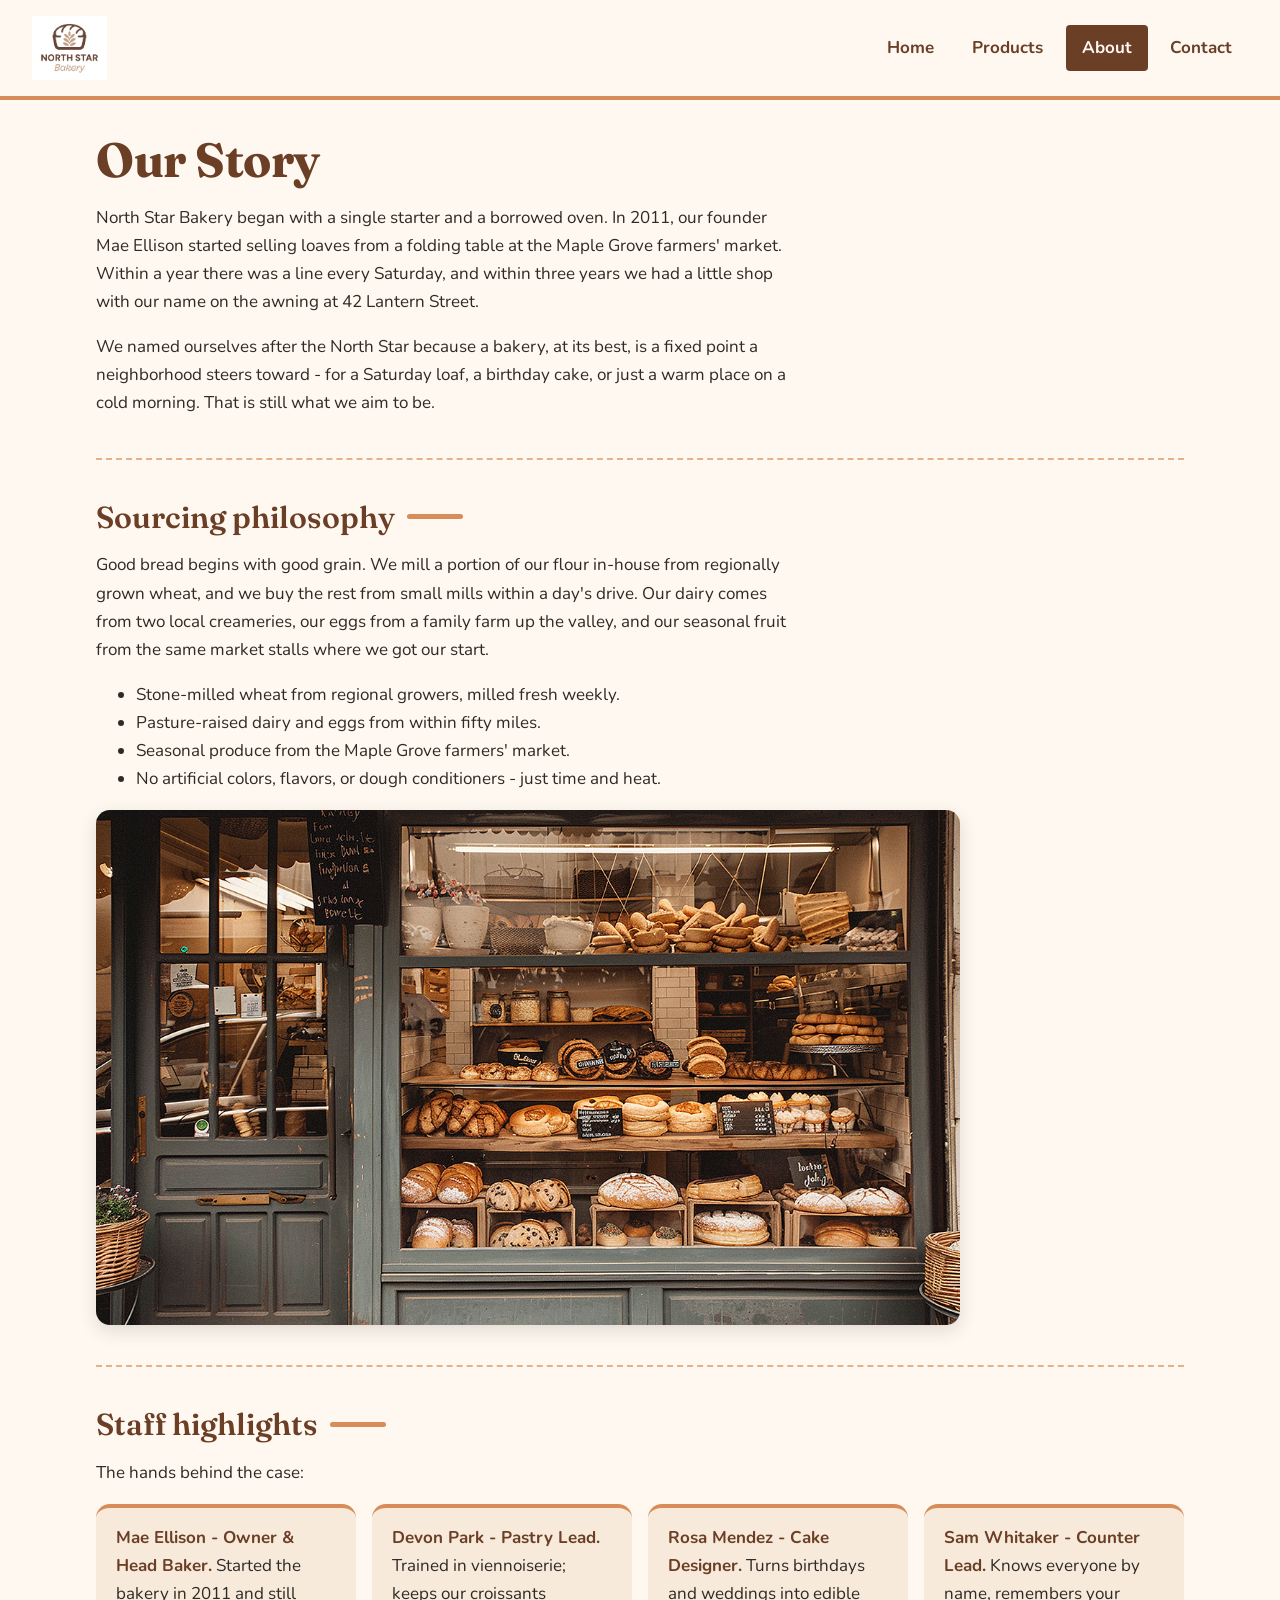
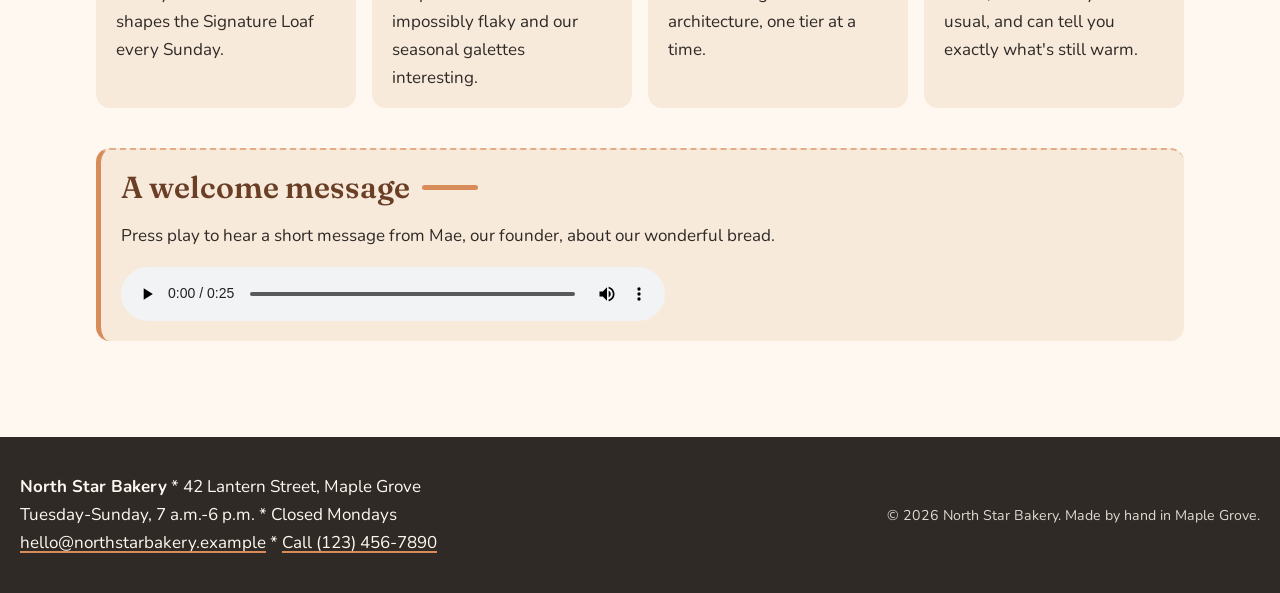
<file: about.html>
<!DOCTYPE html>
<html lang="en">
<head>
  <meta charset="utf-8">
  <meta name="viewport" content="width=device-width, initial-scale=1">
  <meta name="description" content="The story of North Star Bakery, our sourcing philosophy, the people who bake for you, and a welcome message from our owner.">
  <title>North Star Bakery — About</title>
  <link rel="preconnect" href="https://fonts.googleapis.com">
  <link rel="preconnect" href="https://fonts.gstatic.com" crossorigin>
  <link href="https://fonts.googleapis.com/css2?family=Fraunces:opsz,wght@9..144,600;9..144,700&family=Nunito:wght@400;600;700;800&display=swap" rel="stylesheet">
  <link rel="stylesheet" href="css/styles.css">
</head>
<body>
  <a class="skip-link" href="#main">Skip to main content</a>

  <header>
    <a href="index.html" aria-label="North Star Bakery — home">
      <img src="assets/bakery-logo_c.png" alt="North Star Bakery logo: a loaf of bread with a strand of wheat in the center" width="220" height="188">
    </a>
    <nav aria-label="Primary">
      <ul>
        <li><a href="index.html">Home</a></li>
        <li><a href="products.html">Products</a></li>
        <li><a href="about.html" aria-current="page">About</a></li>
        <li><a href="contact.html">Contact</a></li>
      </ul>
    </nav>
  </header>

  <main id="main">
    <section>
      <h1>Our Story</h1>
      <p>
        North Star Bakery began with a single starter and a borrowed oven. In 2011, our founder Mae
        Ellison started selling loaves from a folding table at the Maple Grove farmers' market.
        Within a year there was a line every Saturday, and within three years we had a little shop with
        our name on the awning at 42 Lantern Street.
      </p>
      <p>
        We named ourselves after the North Star because a bakery, at its best, is a fixed point a
        neighborhood steers toward  -  for a Saturday loaf, a birthday cake, or just a warm place on a
        cold morning. That is still what we aim to be.
      </p>
    </section>

    <section>
      <h2>Sourcing philosophy</h2>
      <p>
        Good bread begins with good grain. We mill a portion of our flour in-house from regionally grown
        wheat, and we buy the rest from small mills within a day's drive. Our dairy comes from two
        local creameries, our eggs from a family farm up the valley, and our seasonal fruit from the
        same market stalls where we got our start.
      </p>
      <ul>
        <li>Stone-milled wheat from regional growers, milled fresh weekly.</li>
        <li>Pasture-raised dairy and eggs from within fifty miles.</li>
        <li>Seasonal produce from the Maple Grove farmers' market.</li>
        <li>No artificial colors, flavors, or dough conditioners  -  just time and heat.</li>
      </ul>
      <img
        class="storefront"
        src="assets/bakery-storefront_c.png"
        alt="The North Star Bakery storefront with shelves of pastries and breads visible through the window"
        width="900"
        height="536">
    </section>

    <section>
      <h2>Staff highlights</h2>
      <p>The hands behind the case:</p>
      <ul class="staff-list">
        <li>
          <strong>Mae Ellison  -  Owner & Head Baker.</strong>
          Started the bakery in 2011 and still shapes the Signature Loaf every Sunday.
        </li>
        <li>
          <strong>Devon Park  -  Pastry Lead.</strong>
          Trained in viennoiserie; keeps our croissants impossibly flaky and our seasonal galettes
          interesting.
        </li>
        <li>
          <strong>Rosa Mendez  -  Cake Designer.</strong>
          Turns birthdays and weddings into edible architecture, one tier at a time.
        </li>
        <li>
          <strong>Sam Whitaker  -  Counter Lead.</strong>
          Knows everyone by name, remembers your usual, and can tell you exactly what's still warm.
        </li>
      </ul>
    </section>

    <section class="audio-message">
      <h2>A welcome message</h2>
      <p>
        Press play to hear a short message from Mae, our founder, about our wonderful bread.
      </p>
      <audio controls preload="metadata">
        <source src="assets/bakery-welcome_c.mp3" type="audio/mpeg">
        <p>
          Your browser cannot play this audio. You can
          <a href="assets/bakery-welcome_c.mp3">download the welcome message (MP3)</a>
          instead, or read the bakery story above.
        </p>
      </audio>
    </section>
  </main>

  <footer>
    <p>
      <strong>North Star Bakery</strong> * 42 Lantern Street, Maple Grove<br>
      Tuesday-Sunday, 7 a.m.-6 p.m. * Closed Mondays<br>
      <a href="mailto:hello@northstarbakery.example">hello@northstarbakery.example</a>
      * <a href="tel:+11234567890">Call (123) 456-7890</a>
    </p>
    <p><small>&copy; 2026 North Star Bakery. Made by hand in Maple Grove.</small></p>
  </footer>
</body>
</html>
</file>
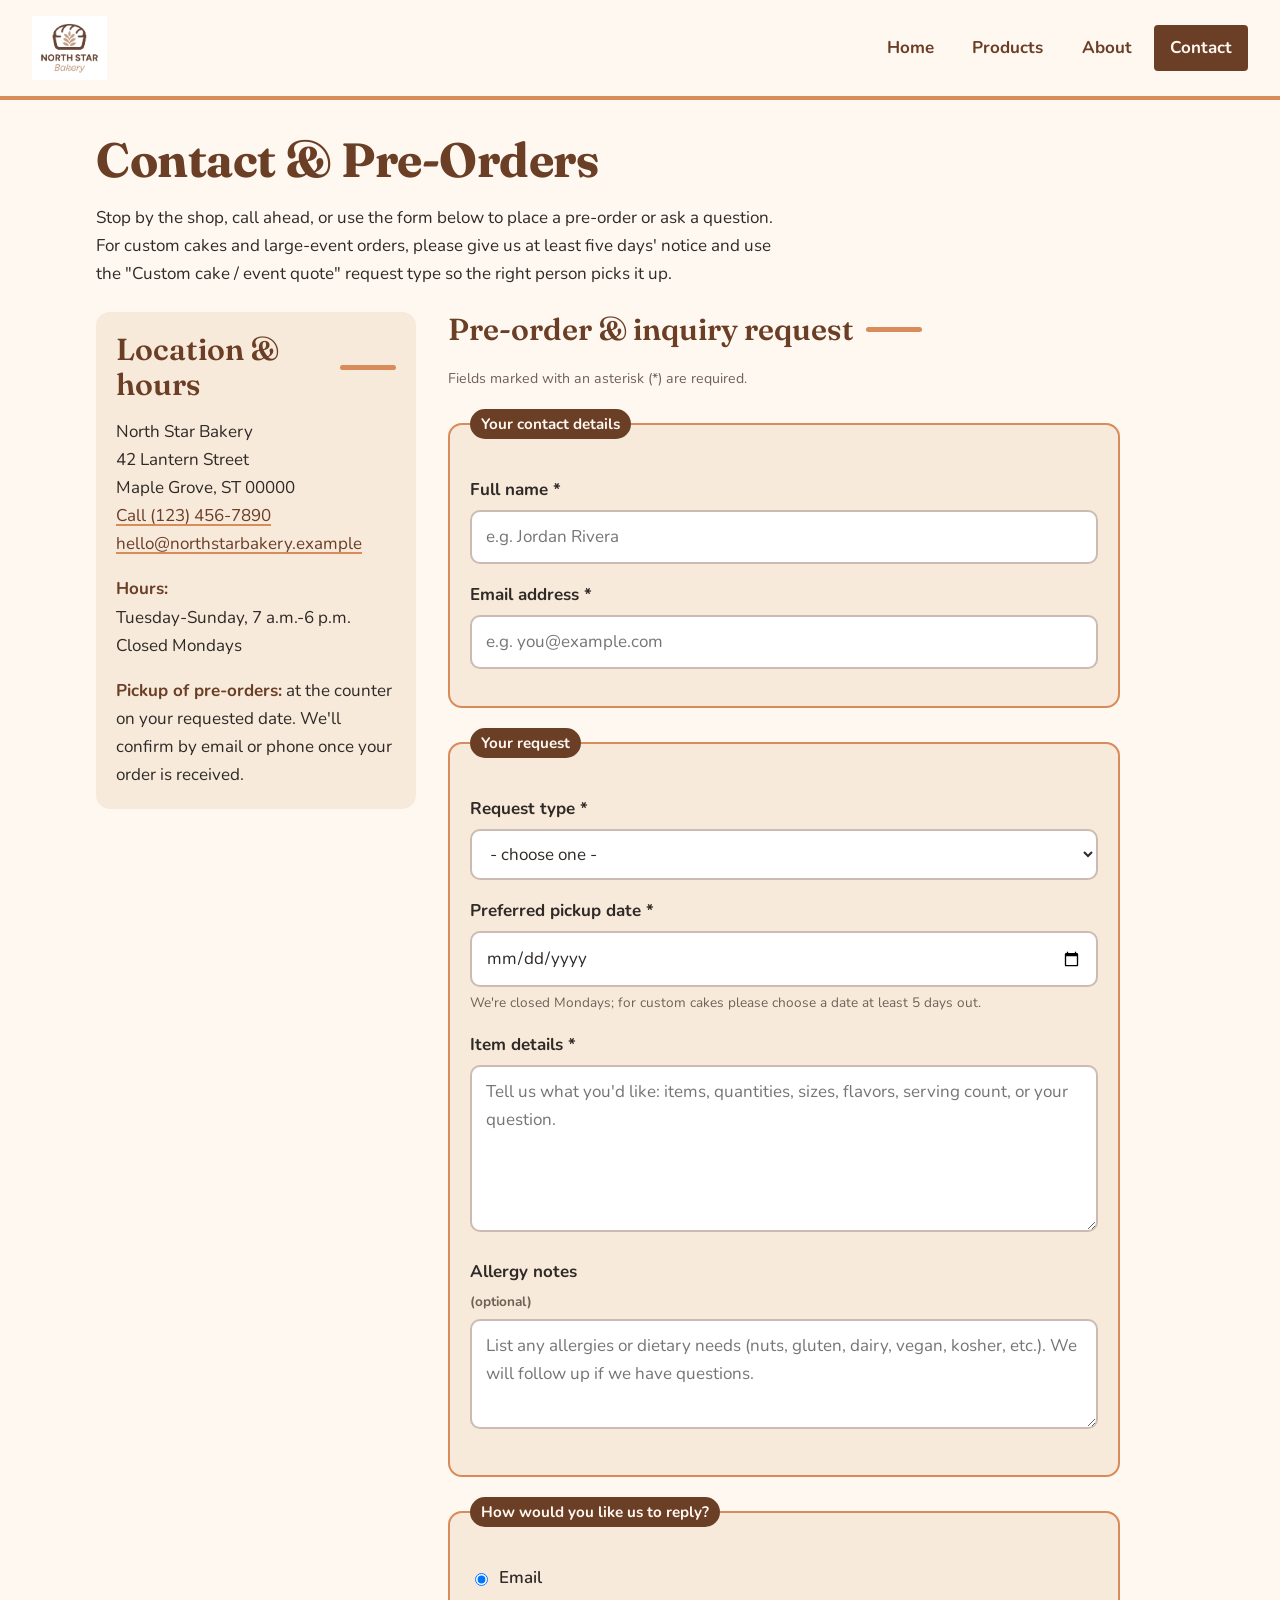
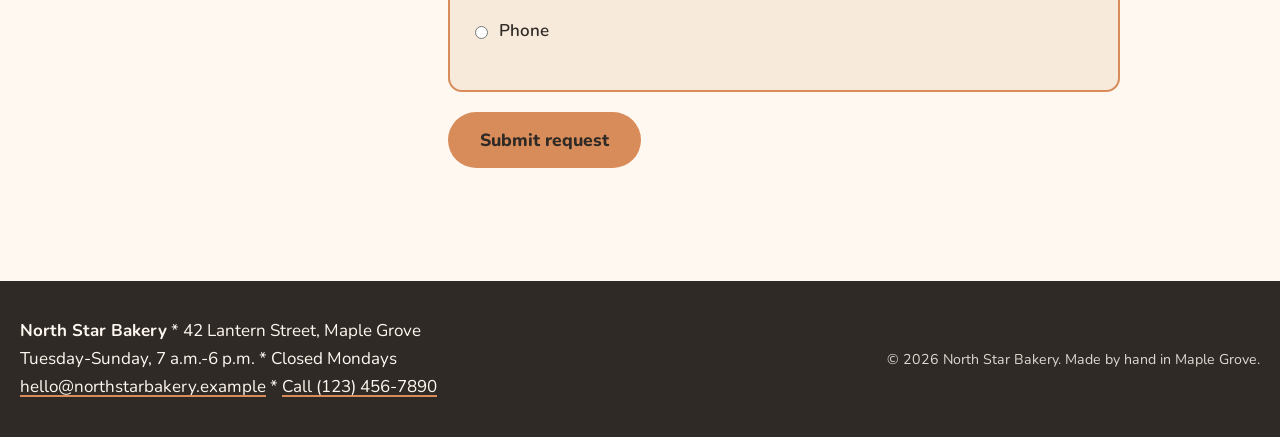
<file: contact.html>
<!DOCTYPE html>
<html lang="en">
<head>
  <meta charset="utf-8">
  <meta name="viewport" content="width=device-width, initial-scale=1">
  <meta name="description" content="Visit North Star Bakery in Maple Grove, check our hours, or send a pre-order or inquiry request.">
  <title>North Star Bakery — Contact & Pre-Orders</title>
  <link rel="preconnect" href="https://fonts.googleapis.com">
  <link rel="preconnect" href="https://fonts.gstatic.com" crossorigin>
  <link href="https://fonts.googleapis.com/css2?family=Fraunces:opsz,wght@9..144,600;9..144,700&family=Nunito:wght@400;600;700;800&display=swap" rel="stylesheet">
  <link rel="stylesheet" href="css/styles.css">
</head>
<body>
  <a class="skip-link" href="#main">Skip to main content</a>

  <header>
    <a href="index.html" aria-label="North Star Bakery — home">
      <img src="assets/bakery-logo_c.png" alt="North Star Bakery logo: a loaf of bread with a strand of wheat in the center" width="220" height="188">
    </a>
    <nav aria-label="Primary">
      <ul>
        <li><a href="index.html">Home</a></li>
        <li><a href="products.html">Products</a></li>
        <li><a href="about.html">About</a></li>
        <li><a href="contact.html" aria-current="page">Contact</a></li>
      </ul>
    </nav>
  </header>

  <main id="main">
    <section>
      <h1>Contact & Pre-Orders</h1>
      <p>
        Stop by the shop, call ahead, or use the form below to place a pre-order or ask a question. For
        custom cakes and large-event orders, please give us at least five days' notice and use the
        "Custom cake / event quote" request type so the right person picks it up.
      </p>
    </section>

    <div class="contact-layout">

    <section class="contact-info">
      <h2>Location & hours</h2>
      <address>
        North Star Bakery<br>
        42 Lantern Street<br>
        Maple Grove, ST 00000<br>
        <a href="tel:+11234567890">Call (123) 456-7890</a><br>
        <a href="mailto:hello@northstarbakery.example">hello@northstarbakery.example</a>
      </address>
      <p>
        <strong>Hours:</strong><br>
        Tuesday-Sunday, 7 a.m.-6 p.m.<br>
        Closed Mondays
      </p>
      <p>
        <strong>Pickup of pre-orders:</strong> at the counter on your requested date. We'll confirm
        by email or phone once your order is received.
      </p>
    </section>

    <section class="contact-form">
      <h2>Pre-order & inquiry request</h2>
      <p><small>Fields marked with an asterisk (*) are required.</small></p>

      <form id="pre-order" action="https://northstarbakery.example/requests" method="post">
        <fieldset>
          <legend>Your contact details</legend>

          <p>
            <label for="name">Full name <span aria-hidden="true">*</span></label>
            <input
              type="text"
              id="name"
              name="name"
              autocomplete="name"
              minlength="2"
              maxlength="80"
              required
              placeholder="e.g. Jordan Rivera">
          </p>

          <p>
            <label for="email">Email address <span aria-hidden="true">*</span></label>
            <input
              type="email"
              id="email"
              name="email"
              autocomplete="email"
              required
              placeholder="e.g. you@example.com">
          </p>
        </fieldset>

        <fieldset>
          <legend>Your request</legend>

          <p>
            <label for="request-type">Request type <span aria-hidden="true">*</span></label>
            <select id="request-type" name="request_type" required>
              <option value="" selected disabled> -  choose one  - </option>
              <option value="preorder">Pre-order (bread, pastries, everyday items)</option>
              <option value="cake">Custom cake / event quote</option>
              <option value="question">General question</option>
              <option value="wholesale">Wholesale / café account</option>
            </select>
          </p>

          <p>
            <label for="pickup-date">Preferred pickup date <span aria-hidden="true">*</span></label>
            <input
              type="date"
              id="pickup-date"
              name="pickup_date"
              min="2026-01-01"
              required>
            <small>We're closed Mondays; for custom cakes please choose a date at least 5 days out.</small>
          </p>

          <p>
            <label for="item-details">Item details <span aria-hidden="true">*</span></label>
            <textarea
              id="item-details"
              name="item_details"
              rows="5"
              minlength="5"
              required
              placeholder="Tell us what you'd like: items, quantities, sizes, flavors, serving count, or your question."></textarea>
          </p>

          <p>
            <label for="allergy-notes">Allergy notes <small>(optional)</small></label>
            <textarea
              id="allergy-notes"
              name="allergy_notes"
              rows="3"
              maxlength="300"
              placeholder="List any allergies or dietary needs (nuts, gluten, dairy, vegan, kosher, etc.). We will follow up if we have questions."></textarea>
          </p>
        </fieldset>

        <fieldset>
          <legend>How would you like us to reply?</legend>
          <p>
            <label class="reply-option"><input type="radio" id="reply-email" name="reply_method" value="email" checked> Email</label>
          </p>
          <p>
            <label class="reply-option"><input type="radio" id="reply-phone" name="reply_method" value="phone"> Phone</label>
          </p>
        </fieldset>

        <p>
          <button type="submit">Submit request</button>
        </p>
      </form>
    </section>
    </div>
  </main>

  <footer>
    <p>
      <strong>North Star Bakery</strong> * 42 Lantern Street, Maple Grove<br>
      Tuesday-Sunday, 7 a.m.-6 p.m. * Closed Mondays<br>
      <a href="mailto:hello@northstarbakery.example">hello@northstarbakery.example</a>
      * <a href="tel:+11234567890">Call (123) 456-7890</a>
    </p>
    <p><small>&copy; 2026 North Star Bakery. Made by hand in Maple Grove.</small></p>
  </footer>
</body>
</html>
</file>
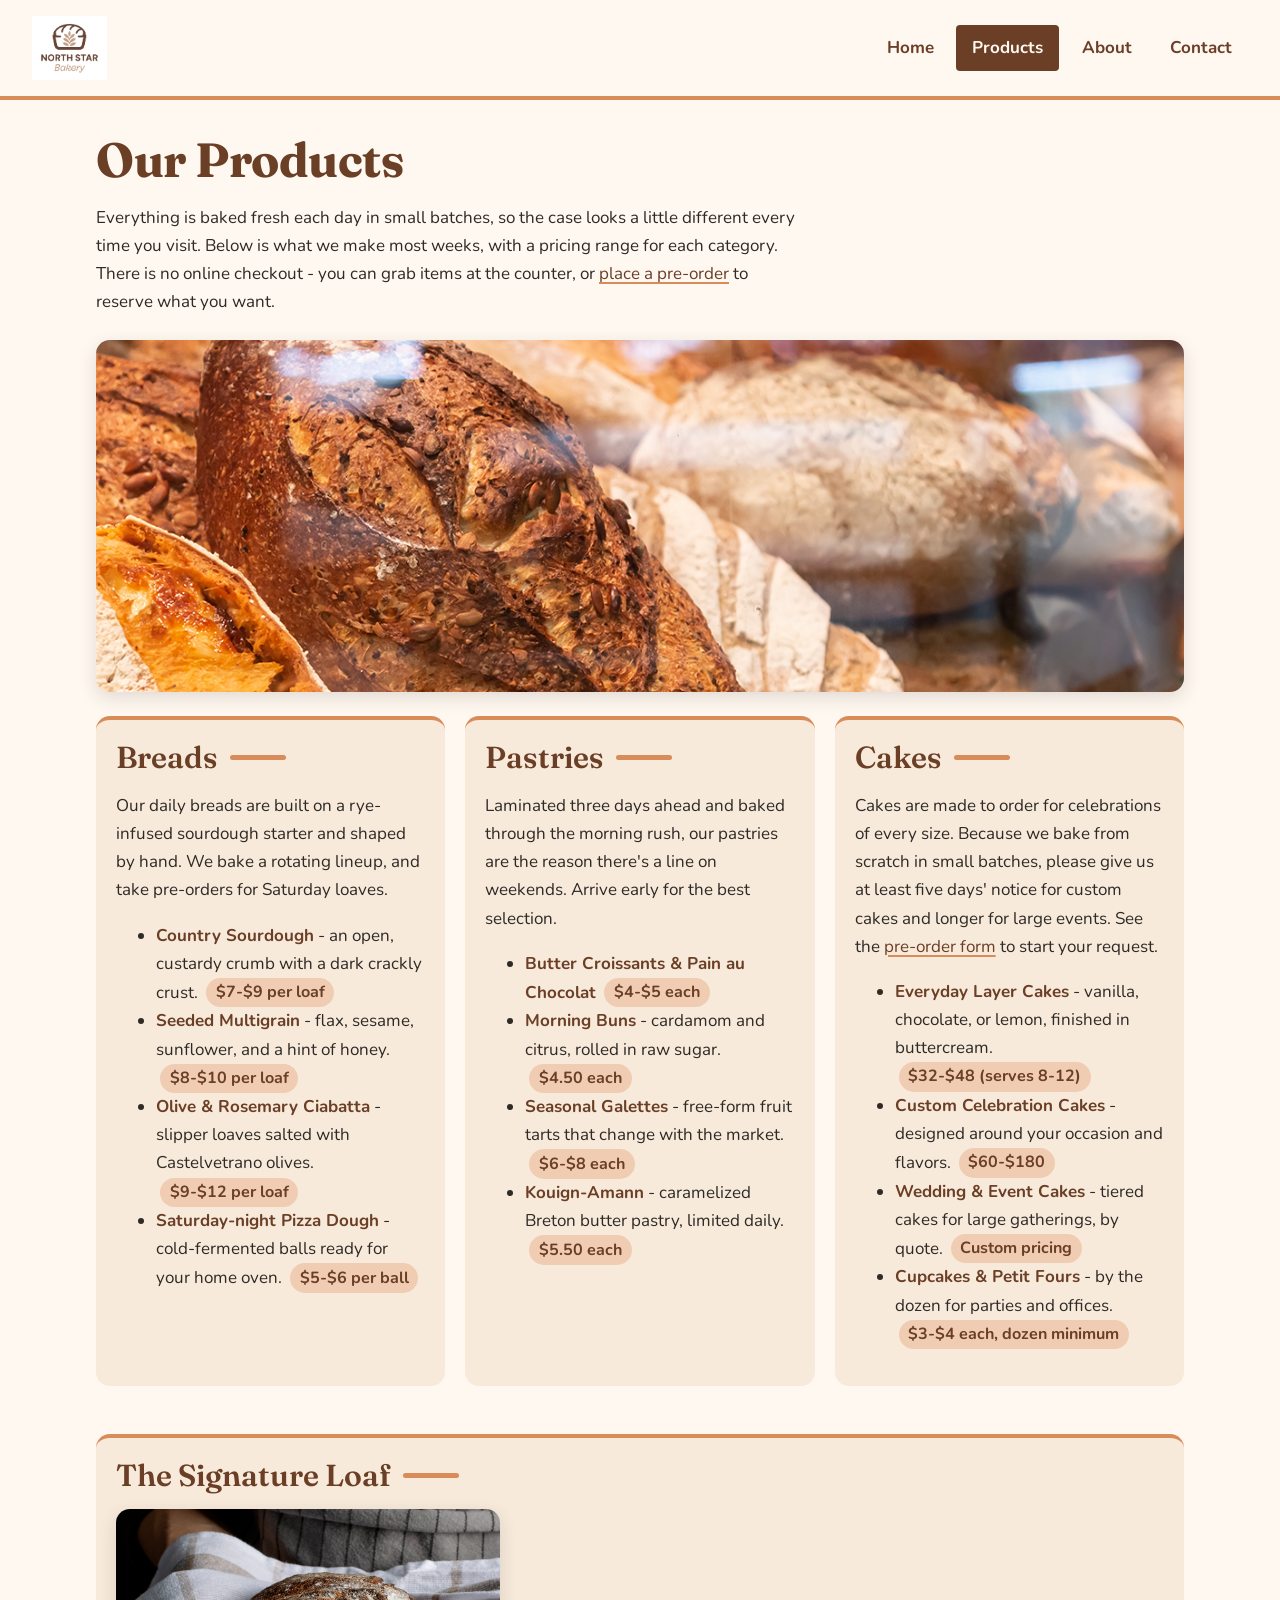
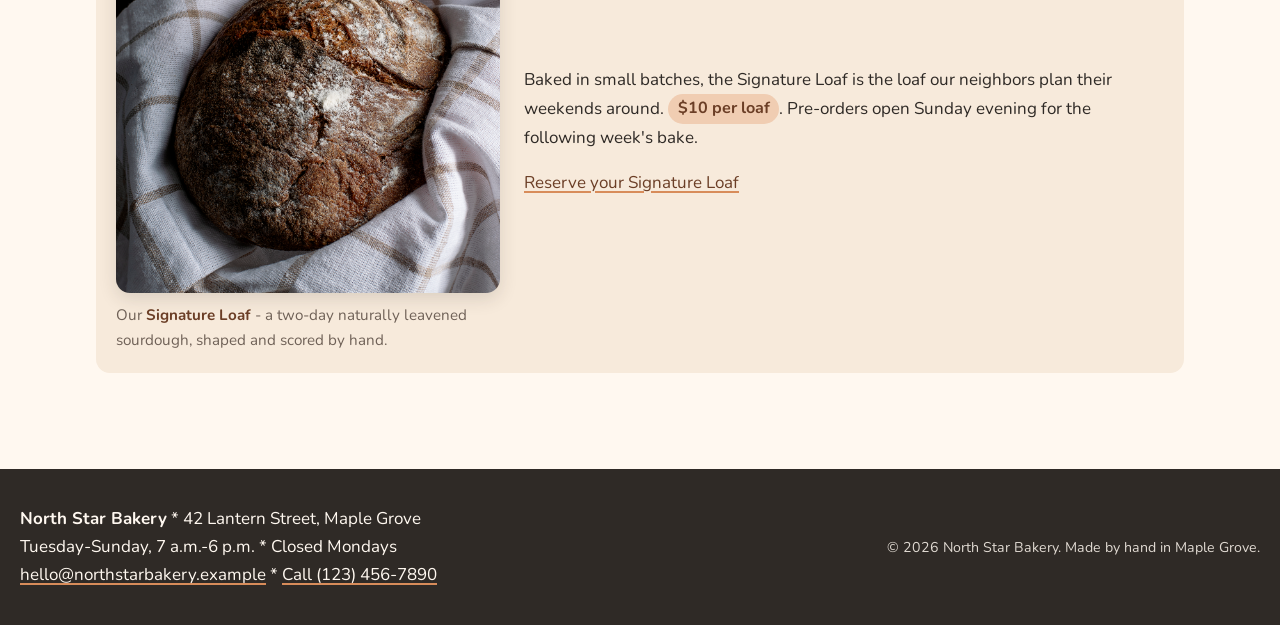
<file: products.html>
<!DOCTYPE html>
<html lang="en">
<head>
  <meta charset="utf-8">
  <meta name="viewport" content="width=device-width, initial-scale=1">
  <meta name="description" content="Browse North Star Bakery's breads, pastries, and cakes, with descriptions and pricing ranges. No online checkout — order at the counter or place a pre-order.">
  <title>North Star Bakery — Products</title>
  <link rel="preconnect" href="https://fonts.googleapis.com">
  <link rel="preconnect" href="https://fonts.gstatic.com" crossorigin>
  <link href="https://fonts.googleapis.com/css2?family=Fraunces:opsz,wght@9..144,600;9..144,700&family=Nunito:wght@400;600;700;800&display=swap" rel="stylesheet">
  <link rel="stylesheet" href="css/styles.css">
</head>
<body>
  <a class="skip-link" href="#main">Skip to main content</a>

  <header>
    <a href="index.html" aria-label="North Star Bakery — home">
      <img src="assets/bakery-logo_c.png" alt="North Star Bakery logo: a loaf of bread with a strand of wheat in the center" width="220" height="188">
    </a>
    <nav aria-label="Primary">
      <ul>
        <li><a href="index.html">Home</a></li>
        <li><a href="products.html" aria-current="page">Products</a></li>
        <li><a href="about.html">About</a></li>
        <li><a href="contact.html">Contact</a></li>
      </ul>
    </nav>
  </header>

  <main id="main">
    <section>
      <h1>Our Products</h1>
      <p>
        Everything is baked fresh each day in small batches, so the case looks a little different every
        time you visit. Below is what we make most weeks, with a pricing range for each category. There
        is no online checkout  -  you can grab items at the counter, or
        <a href="contact.html">place a pre-order</a> to reserve what you want.
      </p>
      <img
        class="products-hero"
        src="assets/bakery-bread_c.png"
        alt="A rustic round of country sourdough on display, crackled crust with the perfect level of crisp."
        width="480"
        height="480">
    </section>

    <div class="product-grid">
    <section class="product">
      <h2>Breads</h2>
      <p>
        Our daily breads are built on a rye-infused sourdough starter and shaped by hand. We bake a
        rotating lineup, and take pre-orders for Saturday loaves.
      </p>
      <ul>
        <li><strong>Country Sourdough</strong>  -  an open, custardy crumb with a dark crackly crust. <span class="price">$7-$9 per loaf</span></li>
        <li><strong>Seeded Multigrain</strong>  -  flax, sesame, sunflower, and a hint of honey. <span class="price">$8-$10 per loaf</span></li>
        <li><strong>Olive & Rosemary Ciabatta</strong>  -  slipper loaves salted with Castelvetrano olives. <span class="price">$9-$12 per loaf</span></li>
        <li><strong>Saturday-night Pizza Dough</strong>  -  cold-fermented balls ready for your home oven. <span class="price">$5-$6 per ball</span></li>
      </ul>
    </section>

    <section class="product">
      <h2>Pastries</h2>
      <p>
        Laminated three days ahead and baked through the morning rush, our pastries are the reason
        there's a line on weekends. Arrive early for the best selection.
      </p>
      <ul>
        <li><strong>Butter Croissants & Pain au Chocolat</strong> <span class="price">$4-$5 each</span></li>
        <li><strong>Morning Buns</strong>  -  cardamom and citrus, rolled in raw sugar. <span class="price">$4.50 each</span></li>
        <li><strong>Seasonal Galettes</strong>  -  free-form fruit tarts that change with the market. <span class="price">$6-$8 each</span></li>
        <li><strong>Kouign-Amann</strong>  -  caramelized Breton butter pastry, limited daily. <span class="price">$5.50 each</span></li>
      </ul>
    </section>

    <section class="product">
      <h2>Cakes</h2>
      <p>
        Cakes are made to order for celebrations of every size. Because we bake from scratch in small
        batches, please give us at least five days' notice for custom cakes and longer for large
        events. See the <a href="contact.html">pre-order form</a> to start your request.
      </p>
      <ul>
        <li><strong>Everyday Layer Cakes</strong>  -  vanilla, chocolate, or lemon, finished in buttercream. <span class="price">$32-$48 (serves 8-12)</span></li>
        <li><strong>Custom Celebration Cakes</strong>  -  designed around your occasion and flavors. <span class="price">$60-$180</span></li>
        <li><strong>Wedding & Event Cakes</strong>  -  tiered cakes for large gatherings, by quote. <span class="price">Custom pricing</span></li>
        <li><strong>Cupcakes & Petit Fours</strong>  -  by the dozen for parties and offices. <span class="price">$3-$4 each, dozen minimum</span></li>
      </ul>
    </section>
    </div>

    <section class="signature">
      <h2>The Signature Loaf</h2>
      <div class="signature-layout">
        <figure>
          <img
            src="assets/bakery-signature-loaf_c.png"
            alt="The North Star Signature Loaf: a round sourdough, dusted with flour, held on a towel by a baker"
            width="480"
            height="480">
          <figcaption>
            Our <strong>Signature Loaf</strong>  -  a two-day naturally leavened sourdough, shaped
            and scored by hand.
          </figcaption>
        </figure>
        <div>
          <p>
            Baked in small batches, the Signature Loaf is the loaf our neighbors plan their
            weekends around.<span class="price">$10 per loaf</span>. Pre-orders open
            Sunday evening for the following week's bake.
          </p>
          <p><a href="contact.html">Reserve your Signature Loaf</a></p>
        </div>
      </div>
    </section>
  </main>

  <footer>
    <p>
      <strong>North Star Bakery</strong> * 42 Lantern Street, Maple Grove<br>
      Tuesday-Sunday, 7 a.m.-6 p.m. * Closed Mondays<br>
      <a href="mailto:hello@northstarbakery.example">hello@northstarbakery.example</a>
      * <a href="tel:+11234567890">Call (123) 456-7890</a>
    </p>
    <p><small>&copy; 2026 North Star Bakery. Made by hand in Maple Grove.</small></p>
  </footer>
</body>
</html>
</file>
<file: css/styles.css>
/* ============================================================
   North Star Bakery - styles.css

   Design system
   - Palette (4 main colors):
       cream    #FFF8F0  page background
       brown    #6B3E26  headings, navigation, emphasis
       peach    #D88C5A  accents, buttons, highlights
       charcoal #2F2A26  body text, footer background

     Tints of these colors are used for card backgrounds and
     soft borders; no extra hues are introduced.

   - Typography (2 font families):
       Fraunces  headings (warm, handmade serif)
       Nunito    body text (friendly, rounded sans-serif)

   - Layout: mobile-first, single column, then Flexbox rows
     and multi-column layouts at larger breakpoints.
   ============================================================ */

/* ---------- Design tokens ---------- */
:root {
  /* Main palette */
  --color-cream: #FFF8F0;
  --color-brown: #6B3E26;
  --color-peach: #D88C5A;
  --color-charcoal: #2F2A26;

  /* Tints of the main colors (backgrounds, chips, borders) */
  --color-cream-deep: #F7EADB;   /* card background (cream tinted brown) */
  --color-peach-soft: #F0CDB2;   /* price chips, link hover wash */
  --color-muted: #6F6157;        /* secondary text (lightened charcoal) */

  /* Typography */
  --font-heading: "Fraunces", Georgia, "Times New Roman", serif;
  --font-body: "Nunito", "Segoe UI", system-ui, -apple-system, Arial, sans-serif;

  /* Shape */
  --radius: 14px;
  --shadow: 0 6px 18px rgba(47, 42, 38, 0.14);
}

/* ---------- Base ---------- */
*,
*::before,
*::after {
  box-sizing: border-box;
}

html {
  scroll-behavior: smooth;
}

body {
  margin: 0;
  font-family: var(--font-body);
  font-size: 1.0625rem;
  line-height: 1.65;
  color: var(--color-charcoal);
  background-color: var(--color-cream);
}

/* Visible-only-on-focus skip link for keyboard users */
.skip-link {
  position: absolute;
  top: -3.75rem;
  left: 1rem;
  z-index: 100;
  padding: 0.6rem 1.1rem;
  background-color: var(--color-brown);
  color: var(--color-cream);
  font-weight: 700;
  text-decoration: none;
  border-radius: 0 0 12px 12px;
  transition: top 0.2s ease;
}

.skip-link:focus {
  top: 0;
}

/* Consistent, visible keyboard focus everywhere */
:focus-visible {
  outline: 3px solid var(--color-brown);
  outline-offset: 2px;
}

footer :focus-visible,
nav a[aria-current="page"]:focus-visible {
  outline-color: var(--color-cream);
}

::selection {
  background-color: var(--color-peach);
  color: var(--color-charcoal);
}

/* ---------- Links ---------- */
a {
  color: var(--color-brown);
  text-decoration-color: var(--color-peach);
  text-decoration-thickness: 2px;
  text-underline-offset: 3px;
}

a:hover {
  color: var(--color-charcoal);
  background-color: var(--color-peach-soft);
  border-radius: 4px;
}

/* ---------- Header & navigation ---------- */
header {
  display: flex;
  flex-wrap: wrap;
  align-items: center;
  justify-content: space-between;
  gap: 0.75rem 1.5rem;
  padding: 0.75rem 1.25rem;
  background-color: var(--color-cream);
  border-bottom: 4px solid var(--color-peach);
}

header img {
  display: block;
  width: auto;
  height: 4rem;
  border-radius: 0;
  box-shadow: none;
}

nav ul {
  display: flex;
  flex-wrap: wrap;
  justify-content: center;
  gap: 0.4rem;
  margin: 0;
  padding: 0;
  list-style: none;
}

nav a {
  display: inline-block;
  padding: 0.55rem 1rem;
  border-radius: 4px;
  color: var(--color-brown);
  font-weight: 700;
  text-decoration: none;
}

nav a:hover {
  background-color: var(--color-peach);
  color: var(--color-charcoal);
}

nav a[aria-current="page"],
nav a[aria-current="page"]:hover {
  background-color: var(--color-brown);
  color: var(--color-cream);
}

/* ---------- Main layout ---------- */
main {
  max-width: 72rem;
  margin-inline: auto;
  padding: 1.5rem 1.25rem 3rem;
}

/* Dashed separators echo the "paper bag" feel of a bakery */
main > section + section {
  margin-top: 2.5rem;
  padding-top: 2.5rem;
  border-top: 2px dashed rgba(216, 140, 90, 0.65);
}

main p,
main li {
  max-width: 70ch;
}

/* ---------- Typography ---------- */
h1,
h2 {
  font-family: var(--font-heading);
  color: var(--color-brown);
  line-height: 1.15;
  margin: 0 0 1rem;
}

h1 {
  font-size: clamp(2rem, 1.5rem + 2.5vw, 3rem);
  font-weight: 700;
  letter-spacing: -0.01em;
}

h2 {
  font-size: clamp(1.5rem, 1.3rem + 1vw, 1.9rem);
  font-weight: 600;
  display: flex;
  align-items: center;
  gap: 0.75rem;
}

/* Peach accent bar after every h2 for a consistent motif */
h2::after {
  content: "";
  flex: 0 0 3.5rem;
  height: 5px;
  border-radius: 999px;
  background-color: var(--color-peach);
}

main strong {
  color: var(--color-brown);
}

.lead {
  font-size: 1.2rem;
  line-height: 1.6;
  color: var(--color-brown);
}

main small {
  color: var(--color-muted);
}

/* ---------- Images, figures & media ---------- */
main img {
  display: block;
  width: 100%;
  height: auto;
  border-radius: var(--radius);
  box-shadow: var(--shadow);
}

.storefront {
  max-width: 54rem;
}

/* Breads photo doubles as a wide hero at the top of the page */
.products-hero {
  max-height: 22rem;
  object-fit: cover;
  margin-top: 1.5rem;
}

figure {
  margin: 1.5rem 0;
}

figure img {
  max-width: 30rem;
}

figcaption {
  margin-top: 0.6rem;
  max-width: 34rem;
  font-size: 0.95rem;
  color: var(--color-muted);
}

video {
  display: block;
  width: 100%;
  height: auto;
  border-radius: var(--radius);
  box-shadow: var(--shadow);
}

audio {
  display: block;
  width: 100%;
  max-width: 34rem;
}

/* ---------- Cards ---------- */
.product,
.staff-list li,
.contact-info,
.audio-message {
  background-color: var(--color-cream-deep);
  border-radius: var(--radius);
  padding: 1.25rem;
}

.product,
.staff-list li {
  border-top: 4px solid var(--color-peach);
}

.audio-message {
  border-left: 5px solid var(--color-peach);
}

/* Product category grid (breads / pastries / cakes) */
.product-grid {
  display: flex;
  flex-direction: column;
  gap: 1.25rem;
  margin-top: 1.5rem;
}

/* Signature loaf spotlight card */
.signature {
  margin-top: 3rem;
  padding: 1.25rem;
  background-color: var(--color-cream-deep);
  border-top: 4px solid var(--color-peach);
  border-radius: var(--radius);
}

.signature-layout {
  display: flex;
  flex-direction: column;
  gap: 1.5rem;
}

.signature-layout figure {
  flex: 0 1 24rem;
  margin: 0;
}

.signature-layout > div {
  flex: 1 1 18rem;
}

/* Prices become small rounded chips so they never wrap mid-price */
.price {
  display: inline-block;
  margin-left: 0.25rem;
  padding: 0.1rem 0.6rem;
  border-radius: 999px;
  background-color: var(--color-peach-soft);
  color: var(--color-brown);
  font-weight: 700;
  font-size: 0.95em;
  white-space: nowrap;
}

/* ---------- Staff highlights ---------- */
.staff-list {
  display: flex;
  flex-direction: column;
  gap: 1rem;
  margin: 0;
  padding: 0;
  list-style: none;
}

.staff-list li {
  margin: 0;
  padding: 1rem 1.25rem;
}

/* ---------- Contact page ---------- */
.contact-layout {
  display: flex;
  flex-direction: column;
  gap: 2rem;
  margin-top: 1.5rem;
}

address {
  font-style: normal;
}

.contact-info p:last-child {
  margin-bottom: 0;
}

/* ---------- Form ---------- */
form {
  max-width: 42rem;
}

fieldset {
  margin: 0 0 1.25rem;
  padding: 1.25rem;
  border: 2px solid var(--color-peach);
  border-radius: var(--radius);
  background-color: var(--color-cream-deep);
}

legend {
  padding: 0.15rem 0.7rem;
  background-color: var(--color-brown);
  color: var(--color-cream);
  border-radius: 999px;
  font-weight: 700;
  font-size: 0.95rem;
}

label {
  display: block;
  margin-bottom: 0.35rem;
  font-weight: 700;
}

input,
select,
textarea {
  width: 100%;
  padding: 0.7rem 0.85rem;
  font: inherit;
  color: var(--color-charcoal);
  background-color: #FFFFFF;
  border: 2px solid rgba(107, 62, 38, 0.35);
  border-radius: 10px;
}

textarea {
  resize: vertical;
}

input:focus,
select:focus,
textarea:focus {
  outline: 3px solid rgba(216, 140, 90, 0.6);
  border-color: var(--color-brown);
}

form small {
  display: block;
  margin-top: 0.3rem;
  color: var(--color-muted);
  font-size: 0.85rem;
}

.reply-option {
  display: inline-flex;
  align-items: center;
  gap: 0.5rem;
  margin: 0 1.25rem 0.5rem 0;
  font-weight: 600;
}

.reply-option input {
  width: auto;
}

button[type="submit"],
.btn {
  display: inline-block;
  padding: 0.85rem 2rem;
  font: inherit;
  font-size: 1.1rem;
  font-weight: 800;
  color: var(--color-charcoal);
  background-color: var(--color-peach);
  border: none;
  border-radius: 999px;
  text-decoration: none;
  cursor: pointer;
  transition: background-color 0.2s ease;
}

button[type="submit"]:hover,
.btn:hover {
  background-color: var(--color-brown);
  color: var(--color-cream);
  border-radius: 999px;
}

/* ---------- Footer ---------- */
footer {
  margin-top: 3rem;
  padding: 2.25rem 1.25rem;
  background-color: var(--color-charcoal);
  color: var(--color-cream);
  text-align: center;
}

footer p {
  margin: 0 0 0.75rem;
}

footer p:last-child {
  margin-bottom: 0;
}

footer strong {
  color: var(--color-cream);
}

footer small {
  color: rgba(255, 248, 240, 0.85);
}

footer a {
  color: var(--color-cream);
  text-decoration-color: var(--color-peach);
}

footer a:hover {
  color: var(--color-peach);
  background-color: transparent;
}

/* ---------- Responsive: larger screens ---------- */

/* Tablets and up: more padding, staff cards side by side,
   footer becomes a two-ended bar */
@media (min-width: 720px) {
  header {
    padding: 1rem 2rem;
  }

  main {
    padding: 2rem 2rem 3rem;
  }

  .staff-list {
    flex-direction: row;
    flex-wrap: wrap;
  }

  .staff-list li {
    flex: 1 1 16rem;
  }

  footer {
    display: flex;
    flex-wrap: wrap;
    align-items: center;
    justify-content: space-between;
    gap: 1rem;
    text-align: left;
  }

  footer p {
    margin: 0;
  }
}

/* Desktops: product categories sit in a row,
   contact page splits info and form into two columns */
@media (min-width: 900px) {
  .product-grid {
    flex-direction: row;
    flex-wrap: wrap;
    align-items: stretch;
  }

  .product-grid > section {
    flex: 1 1 19rem;
  }

  .signature-layout {
    flex-direction: row;
    align-items: center;
  }

  .contact-layout {
    flex-direction: row;
    align-items: flex-start;
  }

  .contact-info {
    flex: 0 0 20rem;
  }

  .contact-form {
    flex: 1 1 26rem;
  }
}

/* ---------- Reduced motion ---------- */
@media (prefers-reduced-motion: reduce) {
  html {
    scroll-behavior: auto;
  }

  *,
  *::before,
  *::after {
    transition: none !important;
    animation: none !important;
  }
}
</file>
